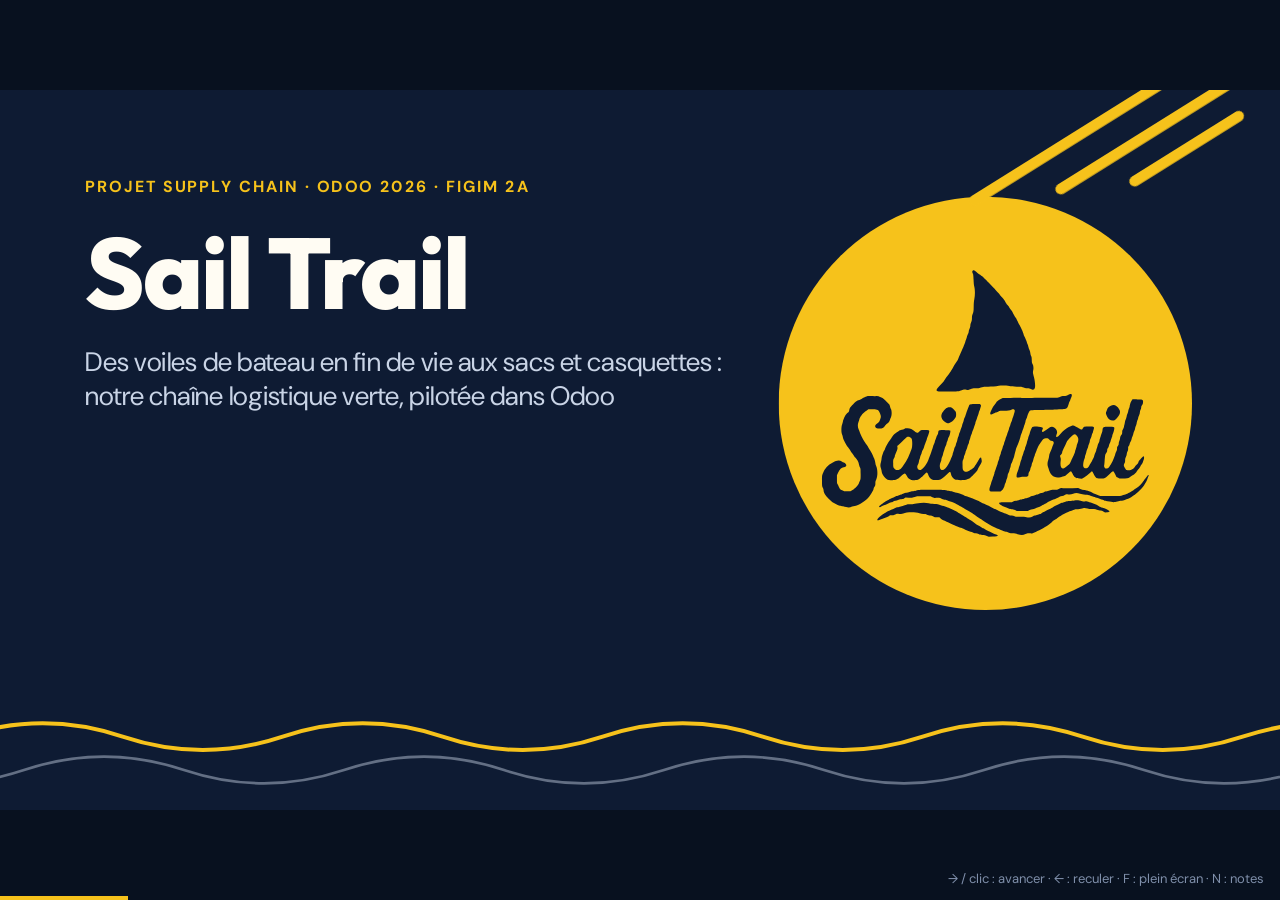
<file: index.html>
<!doctype html>
<html lang="fr">
<head>
<meta charset="utf-8">
<meta name="viewport" content="width=device-width, initial-scale=1">
<title>Sail Trail — Supply chain Odoo</title>
<link rel="icon" href="assets/logo_navy.svg">
<link rel="preconnect" href="https://fonts.googleapis.com">
<link rel="stylesheet" href="https://fonts.googleapis.com/css2?family=Outfit:wght@600;700;800&family=DM+Sans:wght@400;600;700&display=swap">
<style>
/* Sail Trail — thème jaune et bleu marine, animations motion design */
:root {
  --navy: #0E1B33;
  --navy-2: #1C3358;
  --cream: #FFFCF3;
  --sand: #FFF2C6;
  --yellow: #F6C21B;
  --yellow-dk: #7A5800;
  --yellow-lt: #FFD84D;
  --blue: #2F5D8C;
  --ink: #24324A;
  --mist: #C9D4E6;
  --line: #E8DCAE;
  --ease: cubic-bezier(.16, 1, .3, 1);
}

body { font-family: 'DM Sans', Arial, sans-serif; color: var(--ink); }

section {
  --base: 150ms;
  counter-increment: page;
  box-sizing: border-box;
  padding: 128px 128px 160px;
  background: var(--cream);
  color: var(--ink);
  display: flex;
  flex-direction: column;
}
section.sand { background: var(--sand); }
section.dark { background: var(--navy); color: var(--mist); }
section.accent { background: var(--yellow); color: var(--navy); }

section::after {
  content: counter(page);
  position: absolute;
  bottom: 64px;
  right: 128px;
  font-size: 24px;
  font-weight: 700;
  color: var(--navy);
}
section.dark::after { color: var(--yellow); }
section.cover::after { content: none; }

/* Logo en bas à gauche des diapos de contenu */
.corner-logo { position: absolute; left: 128px; bottom: 44px; width: 77px; height: 64px; object-fit: contain; animation: fade 900ms var(--ease) both; animation-delay: 600ms; }

h1, h2, h3 { font-family: 'Outfit', Arial, sans-serif; font-weight: 800; color: var(--navy); letter-spacing: -0.5px; }
section.dark h1, section.dark h2, section.dark h3 { color: var(--cream); }
h1 { font-size: 150px; line-height: 1.05; letter-spacing: -3px; }
h2 { font-size: 64px; line-height: 1.08; }
h3 { font-size: 40px; line-height: 1.15; font-weight: 700; }
p { font-size: 30px; line-height: 1.4; }

.eyebrow { font-size: 24px; font-weight: 700; letter-spacing: 3px; text-transform: uppercase; color: var(--yellow-dk); }
section.dark .eyebrow { color: var(--yellow); }
section.accent .eyebrow { color: var(--navy); }

/* En-tête commun : sur-titre, titre, trait jaune ; intervenant à droite */
.head { display: flex; justify-content: space-between; align-items: flex-start; gap: 48px; margin-bottom: 48px; }
.head .titles { display: flex; flex-direction: column; gap: 12px; }
.head .eyebrow { animation: from-left 800ms var(--ease) both; animation-delay: var(--base); }
.head h2 { animation: rise 900ms var(--ease) both; animation-delay: calc(var(--base) + 100ms); }
.rule { width: 120px; height: 10px; border-radius: 5px; background: var(--yellow); animation: grow 800ms var(--ease) both; animation-delay: calc(var(--base) + 350ms); }
section.accent .rule { background: var(--navy); }
.speaker { font-size: 24px; font-weight: 700; background: var(--navy); color: var(--yellow); padding: 8px 24px; border-radius: 40px; white-space: nowrap; animation: pop 700ms var(--ease) both; animation-delay: calc(var(--base) + 250ms); }
section.dark .speaker { background: var(--yellow); color: var(--navy); }

.spacer { flex: 1; }
.small { font-size: 24px; line-height: 1.4; }
.muted { color: #56627A; }
.strong { font-weight: 700; color: var(--navy); }

/* Cartes */
.card { background: #FFFEFA; border: 2px solid var(--line); border-radius: 20px; padding: 32px; box-sizing: border-box; display: flex; flex-direction: column; gap: 12px; box-shadow: 0 10px 30px rgba(14, 27, 51, .07); }
section.sand .card { background: var(--cream); }
.card .num { font-family: 'Outfit', Arial, sans-serif; font-weight: 800; font-size: 48px; line-height: 1; width: 84px; height: 84px; box-sizing: border-box; border-radius: 42px; display: flex; align-items: center; justify-content: center; background: var(--yellow); color: var(--navy); }
.card .txt { font-size: 24px; line-height: 1.4; color: var(--ink); }
.pill { font-size: 24px; font-weight: 600; padding: 6px 18px; border-radius: 30px; background: var(--navy); color: var(--cream); white-space: nowrap; }
.pill.light { background: var(--sand); color: var(--navy); }
.pill.yellow { background: var(--yellow); color: var(--navy); }
.pill.outline { background: transparent; color: var(--navy); border: 2px dashed var(--navy); }

/* Bandeau de conclusion en bas de diapo */
.band { background: var(--navy); color: var(--cream); border-radius: 16px; padding: 24px 32px; font-size: 30px; line-height: 1.35; border-left: 14px solid var(--yellow); }
.band b { color: var(--yellow); }

table { font-size: 26px; color: var(--ink); width: 100%; }

/* Motion design : vocabulaire d'animations (opacité, transform, flou) */
@keyframes rise { from { opacity: 0; transform: translateY(44px); filter: blur(10px); } to { opacity: 1; transform: none; filter: blur(0); } }
@keyframes slide { from { opacity: 0; transform: translateX(-60px); filter: blur(8px); } to { opacity: 1; transform: none; filter: blur(0); } }
@keyframes from-left { from { opacity: 0; transform: translateX(-40px); } to { opacity: 1; transform: none; } }
@keyframes fade { from { opacity: 0; } to { opacity: 1; } }
@keyframes grow { from { opacity: 0; transform: translateX(-60px) scaleX(0); } to { opacity: 1; transform: none; } }
@keyframes pop { from { opacity: 0; transform: scale(.6); } to { opacity: 1; transform: none; } }
@keyframes zoom { from { opacity: 0; transform: rotate(-25deg) scale(.2); } to { opacity: 1; transform: none; } }
@keyframes drop { from { opacity: 0; transform: translateY(-160px) rotate(-10deg); } to { opacity: 1; transform: none; } }
@keyframes bob { from { transform: translateY(0) rotate(0deg); } to { transform: translateY(-14px) rotate(-2deg); } }
@keyframes stripe { from { opacity: 0; transform: translateX(600px) rotate(-32deg); } to { opacity: 1; transform: rotate(-32deg); } }
@keyframes bar { from { opacity: 0; transform: translateX(-620px) scaleX(0); } to { opacity: 1; transform: none; } }
@property --n { syntax: '<integer>'; inherits: false; initial-value: 0 }
@keyframes count { from { --n: 0 } }

.rise { animation: rise 900ms var(--ease) both; animation-delay: calc(var(--base) + var(--i, 0) * 120ms); }
.slide-in { animation: slide 900ms var(--ease) both; animation-delay: calc(var(--base) + var(--i, 0) * 160ms); }

/* Marges qui comptent jusqu'à leur valeur */
.marge { display: flex; gap: 12px; align-items: baseline; }
.n { animation: count 1.6s ease-out both; animation-delay: 700ms; }

/* Apparition au clic de l'orateur */
.fragment { opacity: 0; transform: translateY(34px) scale(.96); filter: blur(8px); transition: opacity 600ms var(--ease), transform 700ms var(--ease), filter 600ms var(--ease); }
.fragment.visible { opacity: 1; transform: none; filter: blur(0); }

/* Couverture et fin */
.cover-text { width: 980px; display: flex; flex-direction: column; gap: 32px; flex: 1; }
.cover .lead { font-size: 40px; line-height: 1.25; color: var(--mist); }
.cover .team { font-size: 30px; font-weight: 700; color: var(--yellow); }
.cover h1.big { font-size: 150px; }
.sun-wrap { position: absolute; left: 1168px; top: 160px; width: 620px; height: 620px; animation: zoom 1100ms var(--ease) both; animation-delay: 100ms; }
.sun { width: 620px; height: 620px; }
.logo-big { position: absolute; left: 1228px; top: 262px; width: 500px; height: 416px; object-fit: contain; animation: drop 1200ms var(--ease) both, bob 3s ease-in-out 1500ms infinite alternate; animation-delay: 500ms, 1700ms; }
.stripe { position: absolute; height: 16px; border-radius: 8px; background: var(--yellow); transform: rotate(-32deg); animation: stripe 1000ms var(--ease) both; }
.stripe.s1 { left: 1420px; top: 40px; width: 460px; animation-delay: 250ms; }
.stripe.s2 { left: 1560px; top: 60px; width: 320px; animation-delay: 360ms; }
.stripe.s3 { left: 1680px; top: 80px; width: 200px; animation-delay: 470ms; }
.waves { position: absolute; left: 0; top: 900px; width: 1920px; height: 180px; animation: fade 1500ms ease both; animation-delay: 800ms; }

/* Flux logistique */
.flow { display: flex; align-items: stretch; gap: 8px; }
.flow .step { display: flex; align-items: stretch; gap: 8px; }
.flow .node { width: 336px; box-sizing: border-box; border-radius: 20px; padding: 28px; display: flex; flex-direction: column; gap: 10px; background: #FFFEFA; border: 2px solid var(--line); box-shadow: 0 10px 30px rgba(14, 27, 51, .07); }
.flow .node.us { background: var(--navy); border-color: var(--navy); }
.flow .node.us h3 { color: var(--cream); }
.flow .node.us .txt { color: var(--mist); }
.flow .node .tag { font-size: 24px; font-weight: 700; color: var(--yellow-dk); }
.flow .node.us .tag { color: var(--yellow); }
.flow .node .txt { font-size: 24px; line-height: 1.35; color: var(--ink); }
.flow .arrow { width: 88px; display: flex; align-items: center; justify-content: center; }
.flow x-shape { width: 72px; height: 36px; background: var(--yellow); }
.flow .step.fragment { transform: translateX(-60px); }
.flow .step.fragment.visible { transform: none; }

/* Barres de coûts : chaque barre se déploie depuis la gauche */
.bars { display: flex; flex-direction: column; gap: 56px; }
.bar-row { display: flex; flex-direction: column; gap: 14px; }
.bar-label { display: flex; justify-content: space-between; align-items: baseline; width: 1240px; }
.bar { display: flex; height: 72px; border-radius: 12px; overflow: hidden; animation: bar 1300ms var(--ease) both; animation-delay: calc(var(--base) + 300ms + var(--i, 0) * 160ms); }
.seg { flex: none; height: 72px; display: flex; align-items: center; justify-content: center; font-size: 24px; font-weight: 700; color: var(--cream); }
.seg.mat { background: var(--blue); }
.seg.cou { background: var(--navy-2); }
.seg.box { background: #A08C55; }
.seg.fin { background: #5C6B78; }
.seg.mar { background: var(--yellow); color: var(--navy); }
.legend { display: flex; gap: 36px; flex-wrap: wrap; }
.legend .item { display: flex; align-items: center; gap: 12px; font-size: 24px; }
.legend .dot { width: 24px; height: 24px; border-radius: 6px; }


html, body { margin: 0; height: 100%; background: #08111F; overflow: hidden; }
#stage { position: absolute; left: 50%; top: 50%; width: 1920px; height: 1080px; transform-origin: 0 0; overflow: hidden; background: #0E1B33; }
#stage > section { position: absolute; inset: 0; width: 1920px; height: 1080px; display: none; overflow: hidden; }
#stage > section.active { display: flex; }
#stage > section.enter { animation: deck-push 700ms cubic-bezier(.16, 1, .3, 1) both; }
#stage > section.enter-back { animation: deck-push-back 700ms cubic-bezier(.16, 1, .3, 1) both; }
@keyframes deck-push { from { transform: translateX(14%); opacity: 0; } to { transform: none; opacity: 1; } }
@keyframes deck-push-back { from { transform: translateX(-14%); opacity: 0; } to { transform: none; opacity: 1; } }
section::after { content: attr(data-n) !important; }
section.cover::after { content: none !important; }
aside { display: none; }
p, h1, h2, h3 { margin: 0; }
th, td { text-align: left; padding: 10px 12px; vertical-align: top; }
th { color: var(--navy); border-bottom: 3px solid var(--yellow); }
td { border-bottom: 1px solid var(--line); }
x-shape { display: inline-block; }
x-shape[kind="arrow-right"] { clip-path: polygon(0 32%, 62% 32%, 62% 0, 100% 50%, 62% 100%, 62% 68%, 0 68%); }
#notes { position: fixed; left: 0; right: 0; bottom: 0; max-height: 40vh; overflow: auto; background: rgba(8, 17, 31, .94); color: #FFFCF3; font: 18px/1.5 'DM Sans', Arial, sans-serif; padding: 18px 28px; display: none; z-index: 10; }
#notes.on { display: block; }
#hint { position: fixed; right: 16px; bottom: 12px; font: 13px/1.4 'DM Sans', Arial, sans-serif; color: #7F8FAA; z-index: 9; transition: opacity .6s; }
#prog { position: fixed; left: 0; bottom: 0; height: 4px; background: #F6C21B; z-index: 9; transition: width .4s; }
@media (prefers-reduced-motion: reduce) { #stage > section.enter, #stage > section.enter-back { animation: none; } }

</style>
</head>
<body>
<div id="stage">
<section data-n="1" id="cover" class="dark cover" data-transition="push">
<div class="sun-wrap"><svg class="sun" width="620" height="620" viewBox="0 0 620 620" xmlns="http://www.w3.org/2000/svg"><circle cx="310" cy="310" r="310" fill="#F6C21B"/></svg></div>
<div class="stripe s1"></div>
<div class="stripe s2"></div>
<div class="stripe s3"></div>
<img class="logo-big" src="assets/logo_navy.svg" alt="Logo Sail Trail : une voile au-dessus des vagues">
<svg class="waves" width="1920" height="180" viewBox="0 0 1920 180" xmlns="http://www.w3.org/2000/svg">
<g><path d="M0 70 Q120 30 240 70 T480 70 T720 70 T960 70 T1200 70 T1440 70 T1680 70 T1920 70 T2160 70 T2400 70" fill="none" stroke="#F6C21B" stroke-width="6" stroke-linecap="round"/><animateTransform attributeName="transform" type="translate" from="0 0" to="-480 0" dur="9s" repeatCount="indefinite"/></g>
<g><path d="M-480 120 Q-360 80 -240 120 T0 120 T240 120 T480 120 T720 120 T960 120 T1200 120 T1440 120 T1680 120 T1920 120" fill="none" stroke="#C9D4E6" stroke-width="4" stroke-linecap="round" opacity="0.45"/><animateTransform attributeName="transform" type="translate" from="0 0" to="480 0" dur="14s" repeatCount="indefinite"/></g>
</svg>
<div class="cover-text">
<p class="eyebrow rise" style="--i:0">Projet Supply Chain · Odoo 2026 · FIGIM 2A</p>
<h1 class="rise big" style="--i:1">Sail Trail</h1>
<p class="lead rise" style="--i:3">Des voiles de bateau en fin de vie aux sacs et casquettes : notre chaîne logistique verte, pilotée dans Odoo</p>
<div class="spacer"></div>
</div>
<aside>Pierre-Ferric (30 s, 0:00–0:30). Répartition : Oscar 0:30–2:30, Youenn 2:30–4:30, Malouan 4:30–6:30, Loric 6:30–8:30, Pierre-Ferric 8:30–10:00. Bonjour, nous sommes Sail Trail. Nous fabriquons des sacs et des casquettes à partir de voiles de bateau usagées, et nous avons construit toute notre chaîne logistique dans Odoo : achats, sous-traitance, fabrication, vente et comptabilité.</aside>
</section>
<section data-n="2" id="produits" data-transition="push">
<div class="head">
<div class="titles">
<p class="eyebrow">L’entreprise</p>
<h2>Des voiles usées, deux produits</h2>
<div class="rule"></div>
</div>
</div>
<div style="display:flex; gap:48px; flex:1;">
<div class="card rise" style="--i:1; flex:1; flex-direction:row; gap:36px; border-top:12px solid var(--yellow);">
<div style="width:300px; flex:none; background:#FFFFFF; border-radius:16px; display:flex; align-items:center; justify-content:center; overflow:hidden;"><img src="assets/nomade.jpg" alt="Sac à dos Le Nomade en voile recyclée crème et orange, logo Sail Trail" style="width:300px; height:450px; object-fit:contain; animation: pop 900ms var(--ease) both; animation-delay:450ms;"></div>
<div style="flex:1; display:flex; flex-direction:column; gap:20px;">
<p class="eyebrow">Sac</p>
<h3 style="font-size:64px;">Le Nomade</h3>
<p class="txt" style="font-size:28px;">Voile Dacron recyclée, toile de lin, zip recyclé.</p>
<div class="spacer"></div>
<div><p class="small muted">Prix HT</p><p style="font-size:48px; font-weight:700; color:var(--navy);">155 €</p></div>
<div><p class="small muted">Coût</p><p style="font-size:40px; font-weight:700; color:var(--navy);">60,50 €</p></div>
</div>
</div>
<div class="card rise" style="--i:2; flex:1; flex-direction:row; gap:36px; border-top:12px solid var(--blue);">
<div style="width:300px; flex:none; background:#FFFFFF; border-radius:16px; display:flex; align-items:center; justify-content:center; overflow:hidden;"><img src="assets/sailor.jpg" alt="Casquette Sailor en voile recyclée beige et grise, logo Sail Trail" style="width:300px; height:450px; object-fit:contain; animation: pop 900ms var(--ease) both; animation-delay:600ms;"></div>
<div style="flex:1; display:flex; flex-direction:column; gap:20px;">
<p class="eyebrow">Casquette</p>
<h3 style="font-size:64px;">Sailor</h3>
<p class="txt" style="font-size:28px;">Voile recyclée, visière et bouton.</p>
<div class="spacer"></div>
<div><p class="small muted">Prix HT</p><p style="font-size:48px; font-weight:700; color:var(--navy);">41,67 €</p></div>
<div><p class="small muted">Coût</p><p style="font-size:40px; font-weight:700; color:var(--navy);">28,50 €</p></div>
</div>
</div>
</div>
<img class="corner-logo" src="assets/logo_navy.svg" alt="Logo Sail Trail">
<aside>Oscar (1 min, 0:30–1:30). Sail Trail transforme des voiles de bateau en fin de vie en accessoires. Deux produits : le sac Le Nomade, notre produit phare, et la casquette Sailor, notre produit d’appel. Nous ne cousons pas nous-mêmes : un atelier sous-traitant assemble, nous faisons la finition.</aside>
</section>
<section data-n="3" id="vert" class="sand" data-transition="push">
<div class="head">
<div class="titles">
<p class="eyebrow">Une supply chain verte</p>
<h2>Trois choix pour limiter notre impact</h2>
<div class="rule"></div>
</div>
</div>
<div style="display:grid; grid-template-columns:1fr 1fr 1fr; gap:40px; flex:1;">
<div class="card rise" style="--i:1; gap:20px;"><p class="num">1</p><h3>Matière récupérée</h3><p class="txt" style="font-size:30px;">Voiles collectées sur d’anciens bateaux par deux fournisseurs, Atlantic Sail Recovery et BreizhVoile : de la logistique inverse en amont.</p></div>
<div class="card rise" style="--i:2; gap:20px;"><p class="num">2</p><h3>Livraison directe</h3><p class="txt" style="font-size:30px;">Les matières vont droit à l’atelier, sans détour par notre entrepôt.</p></div>
<div class="card rise" style="--i:3; gap:20px;"><p class="num">3</p><h3>Local et éco-conçu</h3><p class="txt" style="font-size:30px;">Fournisseurs en France, boîte d’expédition éco-conçue.</p></div>
</div>
<img class="corner-logo" src="assets/logo_navy.svg" alt="Logo Sail Trail">
<aside>Oscar (1 min, 1:30–2:30). Notre chaîne est verte dès l’approvisionnement : la matière première vient de voiles récupérées sur d’anciens bateaux par deux fournisseurs, Atlantic Sail Recovery et BreizhVoile, c’est de la logistique inverse. Les matières sont livrées directement à l’atelier, donc moins de transport. Et nos fournisseurs sont en France. Transition vers Youenn.</aside>
</section>
<section data-n="4" id="flux" data-transition="push">
<div class="head">
<div class="titles">
<p class="eyebrow">La chaîne logistique</p>
<h2>De la voile au client, en quatre étapes</h2>
<div class="rule"></div>
</div>
</div>
<div style="display:flex; gap:24px; align-items:stretch;">
<div class="card rise" style="--i:1; width:1000px; flex:none; gap:12px; padding:24px 32px; border-top:12px solid var(--yellow);">
<div style="display:flex; align-items:baseline; gap:18px;"><p class="eyebrow">1 · Achats</p><h3 style="font-size:36px;">7 fournisseurs, commandés en parallèle</h3></div>
<div style="display:flex; gap:36px; align-items:center;">
<div style="flex:none; animation: zoom 1100ms var(--ease) both; animation-delay:400ms;"><svg width="300" height="300" viewBox="0 0 300 300" xmlns="http://www.w3.org/2000/svg"><circle cx="150" cy="150" r="110" fill="none" stroke="#0E1B33" stroke-width="56" stroke-dasharray="173.81 517.34" stroke-dashoffset="0.00" transform="rotate(-90 150 150)"/><circle cx="150" cy="150" r="110" fill="none" stroke="#2F5D8C" stroke-width="56" stroke-dasharray="173.81 517.34" stroke-dashoffset="-176.81" transform="rotate(-90 150 150)"/><circle cx="150" cy="150" r="110" fill="none" stroke="#F6C21B" stroke-width="56" stroke-dasharray="77.37 613.78" stroke-dashoffset="-353.61" transform="rotate(-90 150 150)"/><circle cx="150" cy="150" r="110" fill="none" stroke="#A08C55" stroke-width="56" stroke-dasharray="77.37 613.78" stroke-dashoffset="-433.98" transform="rotate(-90 150 150)"/><circle cx="150" cy="150" r="110" fill="none" stroke="#5C6B78" stroke-width="56" stroke-dasharray="69.33 621.82" stroke-dashoffset="-514.34" transform="rotate(-90 150 150)"/><circle cx="150" cy="150" r="110" fill="none" stroke="#C99A00" stroke-width="56" stroke-dasharray="61.29 629.86" stroke-dashoffset="-586.67" transform="rotate(-90 150 150)"/><circle cx="150" cy="150" r="110" fill="none" stroke="#8FA3C4" stroke-width="56" stroke-dasharray="37.18 653.97" stroke-dashoffset="-650.97" transform="rotate(-90 150 150)"/><text x="150" y="140" text-anchor="middle" font-family="Outfit, Arial, sans-serif" font-weight="800" font-size="52" fill="#0E1B33">43 €</text><text x="150" y="170" text-anchor="middle" font-family="DM Sans, Arial, sans-serif" font-size="17" fill="#56627A">1 sac</text><text x="150" y="192" text-anchor="middle" font-family="DM Sans, Arial, sans-serif" font-size="17" fill="#56627A">+ 1 casquette</text></svg></div>
<div style="flex:1; min-width:0; display:flex; flex-direction:column; gap:4px;"><div class="rise" style="--i:2; display:flex; align-items:center; gap:14px;"><div style="width:22px; height:22px; flex:none; border-radius:6px; background:#0E1B33;"></div><div style="flex:1; min-width:0;"><p style="font-size:24px; line-height:1.15; font-weight:700; color:var(--navy);">Les Tissages de la Côte d’Albâtre</p><p style="font-size:19px; line-height:1.2; color:#56627A;">Toile de lin 8,50 € · sangles 2,50 €</p></div><p style="font-size:26px; font-weight:700; color:var(--navy); white-space:nowrap;">11 €</p></div><div class="rise" style="--i:3; display:flex; align-items:center; gap:14px;"><div style="width:22px; height:22px; flex:none; border-radius:6px; background:#2F5D8C;"></div><div style="flex:1; min-width:0;"><p style="font-size:24px; line-height:1.15; font-weight:700; color:var(--navy);">Hardware Durable</p><p style="font-size:19px; line-height:1.2; color:#56627A;">Boucles 5 € · visière 5 € · bouton 1 €</p></div><p style="font-size:26px; font-weight:700; color:var(--navy); white-space:nowrap;">11 €</p></div><div class="rise" style="--i:4; display:flex; align-items:center; gap:14px;"><div style="width:22px; height:22px; flex:none; border-radius:6px; background:#F6C21B;"></div><div style="flex:1; min-width:0;"><p style="font-size:24px; line-height:1.15; font-weight:700; color:var(--navy);">Atlantic Sail Recovery</p><p style="font-size:19px; line-height:1.2; color:#56627A;">Voile de casquette</p></div><p style="font-size:26px; font-weight:700; color:var(--navy); white-space:nowrap;">5 €</p></div><div class="rise" style="--i:5; display:flex; align-items:center; gap:14px;"><div style="width:22px; height:22px; flex:none; border-radius:6px; background:#A08C55;"></div><div style="flex:1; min-width:0;"><p style="font-size:24px; line-height:1.15; font-weight:700; color:var(--navy);">Cartonnages Verts</p><p style="font-size:19px; line-height:1.2; color:#56627A;">Boîte éco-conçue ×2</p></div><p style="font-size:26px; font-weight:700; color:var(--navy); white-space:nowrap;">5 €</p></div><div class="rise" style="--i:6; display:flex; align-items:center; gap:14px;"><div style="width:22px; height:22px; flex:none; border-radius:6px; background:#5C6B78;"></div><div style="flex:1; min-width:0;"><p style="font-size:24px; line-height:1.15; font-weight:700; color:var(--navy);">Éco-Feutre du Midi</p><p style="font-size:19px; line-height:1.2; color:#56627A;">Rembourrage feutre</p></div><p style="font-size:26px; font-weight:700; color:var(--navy); white-space:nowrap;">4,50 €</p></div><div class="rise" style="--i:7; display:flex; align-items:center; gap:14px;"><div style="width:22px; height:22px; flex:none; border-radius:6px; background:#C99A00;"></div><div style="flex:1; min-width:0;"><p style="font-size:24px; line-height:1.15; font-weight:700; color:var(--navy);">BreizhVoile</p><p style="font-size:19px; line-height:1.2; color:#56627A;">Voile Dacron du sac</p></div><p style="font-size:26px; font-weight:700; color:var(--navy); white-space:nowrap;">4 €</p></div><div class="rise" style="--i:8; display:flex; align-items:center; gap:14px;"><div style="width:22px; height:22px; flex:none; border-radius:6px; background:#8FA3C4;"></div><div style="flex:1; min-width:0;"><p style="font-size:24px; line-height:1.15; font-weight:700; color:var(--navy);">EcoZip France</p><p style="font-size:19px; line-height:1.2; color:#56627A;">Fermeture éclair</p></div><p style="font-size:26px; font-weight:700; color:var(--navy); white-space:nowrap;">2,50 €</p></div></div>
</div>
</div>
<div style="width:64px; flex:none; display:flex; align-items:center; justify-content:center;"><x-shape kind="arrow-right" style="width:56px; height:32px; background:var(--yellow);"></x-shape></div>
<div style="flex:1; min-width:0; display:flex; flex-direction:column; gap:16px; justify-content:space-between;">
<div class="card fragment" data-fragment-index="1" style="padding:22px 26px; gap:6px; flex-direction:row; align-items:center; "><div style="flex:1; display:flex; flex-direction:column; gap:6px;"><p class="eyebrow" style="font-size:20px;">2 · Sous-traitance</p><h3 style="font-size:34px;">Atelier Couture Voile</h3><p class="txt" style="font-size:22px;">Reçoit les matières et coud le produit brut.</p></div></div>
<div class="card fragment" data-fragment-index="2" style="padding:22px 26px; gap:6px; flex-direction:row; align-items:center; background:var(--navy); border-color:var(--navy);"><div style="flex:1; display:flex; flex-direction:column; gap:6px;"><p class="eyebrow" style="font-size:20px;color:var(--yellow);">3 · Chez nous</p><h3 style="font-size:34px;color:var(--cream);">Sail Trail</h3><p class="txt" style="font-size:22px;color:var(--mist);">Logo et mise en carton : 6 min.</p></div></div>
<div class="card fragment" data-fragment-index="3" style="padding:22px 26px; gap:6px; flex-direction:row; align-items:center; "><div style="flex:1; display:flex; flex-direction:column; gap:6px;"><p class="eyebrow" style="font-size:20px;">4 · Vente</p><h3 style="font-size:34px;">Clients</h3><p class="txt" style="font-size:22px;">Site eCommerce ou devis.</p></div><img src="assets/site_nomade.png" alt="Page produit Le Nomade sur notre site : 186 € TTC, 18 coloris, composition détaillée" style="width:216px; height:142px; flex:none; object-fit:cover; border-radius:10px; border:2px solid var(--line);"></div>
</div>
</div>
<div class="spacer"></div>
<p class="band fragment" data-fragment-index="4" style="padding:18px 32px; margin-top:24px;">Les matières de couture <b>n’entrent jamais dans notre entrepôt</b> : un seul trajet, du fournisseur à l’atelier.</p>
<img class="corner-logo" src="assets/logo_navy.svg" alt="Logo Sail Trail">
<aside>Youenn (2 min, 2:30–4:30). Étape 1, les achats : sept fournisseurs, tous en France. Le camembert montre ce qu’on leur achète pour un sac et une casquette, 43 € au total. Les Tissages de la Côte d’Albâtre fournissent la toile de lin et les sangles, 11 €. Hardware Durable les boucles, la visière et le bouton, 11 €. Deux fournisseurs récupèrent des voiles sur d’anciens bateaux : Atlantic Sail Recovery pour la casquette, BreizhVoile pour le sac. Éco-Feutre du Midi fournit le rembourrage, EcoZip France la fermeture éclair, et Cartonnages Verts la boîte. Toutes ces commandes partent en même temps : pour un seul Nomade, Odoo envoie cinq demandes de prix d’un coup. Clic, étape 2 : tout est livré directement chez notre sous-traitant, Atelier Couture Voile, qui coud le produit brut. Clic, étape 3 : le brut arrive chez nous ; on imprime le logo et on met en carton, 6 minutes. Clic, étape 4 : on vend sur notre site eCommerce ou sur devis, puis livraison, facture, paiement. Dernier clic : le point clé, les matières de couture ne passent jamais par chez nous ; seules les boîtes arrivent chez nous pour la mise en carton. Transition vers Malouan.</aside>
</section>
<section data-n="5" id="bom" data-transition="push">
<div class="head">
<div class="titles">
<p class="eyebrow">Méthode de gestion · production</p>
<h2>Du brut au produit fini, piloté par Odoo</h2>
<div class="rule"></div>
</div>
<div style="flex:none; margin-top:-100px; display:flex; flex-direction:column; align-items:center; gap:10px; animation: pop 700ms var(--ease) both; animation-delay: calc(var(--base) + 250ms);"><div style="position:relative; width:180px; height:180px; box-sizing:border-box; border-radius:90px; overflow:hidden; border:6px solid var(--yellow); background:#D8C3A8; box-shadow:0 10px 30px rgba(14, 27, 51, .15);"><img src="assets/jordan.jpg" alt="Photo de profil de Jordan Etienne" style="position:absolute; left:14px; top:-12px; width:140px; height:214px; object-fit:cover;"></div><p style="font-size:24px; line-height:1.2; font-weight:700; color:var(--navy); white-space:nowrap;">Jordan Etienne</p></div>
</div>
<div style="display:flex; align-items:stretch;">
<div class="card rise" style="--i:1; width:370px; flex:none; gap:12px; padding:26px 28px; "><div style="display:flex; justify-content:space-between; align-items:center;"><p class="num" style="width:64px; height:64px; font-size:36px; border-radius:32px;">1</p><p class="pill light" style="font-size:20px;">Inventaire</p></div><h3 style="font-size:34px; ">Réception du brut</h3><p class="txt" style="font-size:22px; ">Le sac brut cousu par l’atelier&#160;: 27&#160;€ de matières + 28&#160;€ de couture.</p><div class="spacer"></div><p style="font-family:'Outfit', Arial, sans-serif; font-weight:800; font-size:44px; line-height:1; color:var(--navy);">55 €</p></div>
<div style="width:56px; flex:none; display:flex; align-items:center; justify-content:center;"><x-shape kind="arrow-right" style="width:44px; height:28px; background:var(--yellow);"></x-shape></div>
<div class="card fragment" data-fragment-index="1" style="width:370px; flex:none; gap:12px; padding:26px 28px; "><div style="display:flex; justify-content:space-between; align-items:center;"><p class="num" style="width:64px; height:64px; font-size:36px; border-radius:32px;">2</p><p class="pill light" style="font-size:20px;">Qualité</p></div><h3 style="font-size:34px; ">Contrôle qualité</h3><p class="txt" style="font-size:22px; ">Dimensions et étanchéité&#160;: conforme ou non conforme.</p><div class="spacer"></div><p style="font-family:'Outfit', Arial, sans-serif; font-weight:800; font-size:44px; line-height:1; color:var(--navy);">Pass / Fail</p></div>
<div style="width:56px; flex:none; display:flex; align-items:center; justify-content:center;"><x-shape kind="arrow-right" style="width:44px; height:28px; background:var(--yellow);"></x-shape></div>
<div class="card fragment" data-fragment-index="2" style="width:370px; flex:none; gap:12px; padding:26px 28px; "><div style="display:flex; justify-content:space-between; align-items:center;"><p class="num" style="width:64px; height:64px; font-size:36px; border-radius:32px;">3</p><p class="pill light" style="font-size:20px;">Fabrication</p></div><h3 style="font-size:34px; ">Ordre de fabrication</h3><p class="txt" style="font-size:22px; ">Brut + boîte (2,50&#160;€) + logo 2&#160;min + carton 4&#160;min (3&#160;€).</p><div class="spacer"></div><p style="font-family:'Outfit', Arial, sans-serif; font-weight:800; font-size:44px; line-height:1; color:var(--navy);">+ 5,50 €</p></div>
<div style="width:56px; flex:none; display:flex; align-items:center; justify-content:center;"><x-shape kind="arrow-right" style="width:44px; height:28px; background:var(--yellow);"></x-shape></div>
<div class="card fragment" data-fragment-index="3" style="width:370px; flex:none; gap:12px; padding:26px 28px; background:var(--navy); border-color:var(--navy);"><div style="display:flex; justify-content:space-between; align-items:center;"><p class="num" style="width:64px; height:64px; font-size:36px; border-radius:32px;">4</p><p class="pill yellow" style="font-size:20px;">Inventaire</p></div><h3 style="font-size:34px; color:var(--cream);">Variante commandée</h3><p class="txt" style="font-size:22px; color:var(--mist);">Prête à livrer, coût de revient calculé seul par Odoo.</p><div class="spacer"></div><p style="font-family:'Outfit', Arial, sans-serif; font-weight:800; font-size:44px; line-height:1; color:var(--yellow);">60,50 €</p></div>
</div>
<div class="spacer"></div>
<div class="band fragment" data-fragment-index="4" style="display:flex; flex-direction:column; gap:10px; padding:22px 32px;">
<p style="font-size:30px; line-height:1.3; color:var(--cream);"><b>Fabrication à la commande</b> : on ne fabrique une variante que lorsqu’un client la commande.</p>
<p style="font-size:26px; line-height:1.3; color:var(--mist);">Commande client → <b>ordre de fabrication</b> de la couleur choisie · Brut sous 5 → <b>achat à l’atelier</b> pour remonter à 15</p>
</div>
<img class="corner-logo" src="assets/logo_navy.svg" alt="Logo Sail Trail">
<aside>Malouan (1 min, 4:30–5:30). Voici comment Odoo fait tourner la production. Étape 1 : on réceptionne le brut cousu par l’atelier ; il nous coûte 55 €, 27 € de matières et 28 € de couture. Clic, étape 2 : le contrôle qualité, avec deux tests, les dimensions et l’étanchéité ; un produit non conforme ne part pas en finition. Clic, étape 3 : l’ordre de fabrication consomme le brut et une boîte, puis on imprime le logo, 2 minutes, et on met en carton, 4 minutes. Clic, étape 4 : on obtient exactement la variante commandée, prête à livrer, et Odoo calcule seul son coût de revient, 60,50 € pour Le Nomade, 28,50 € pour Sailor, grâce aux deux niveaux de nomenclature. Dernier clic : on fabrique à la commande. Avec 18 coloris pour le sac, garder chaque couleur en stock coûterait cher ; on garde seulement du brut, et chaque commande client crée l’ordre de fabrication de la couleur choisie. Quand le stock de brut passe sous 5, il propose l’achat à l’atelier, et c’est ce qu’on voit sur la diapo suivante.</aside>
</section>
<section data-n="6" id="mrp" class="sand" data-transition="push">
<div class="head">
<div class="titles">
<p class="eyebrow">Méthode de gestion · calcul des besoins</p>
<h2>Une commande déclenche tous les achats</h2>
<div class="rule"></div>
</div>
</div>
<div style="display:flex; gap:24px; align-items:stretch;">
<div class="card rise" style="--i:1; width:440px; gap:16px; border-top:12px solid var(--yellow);">
<p class="eyebrow">Ce que nous faisons</p>
<h3>1 achat de brut</h3>
<p class="txt">Proposé par la règle min/max quand le stock passe sous 5 ; on le confirme.</p>
</div>
<div style="width:96px; display:flex; align-items:center; justify-content:center;"><x-shape kind="arrow-right" style="width:80px; height:40px; background:var(--yellow);"></x-shape></div>
<div style="flex:1; display:flex; flex-direction:column; gap:20px;">
<div class="card fragment" data-fragment-index="1" style="gap:8px; background:var(--navy); border-color:var(--navy);"><h3 style="font-size:36px; color:var(--cream);">L’ordre de sous-traitance</h3><p class="txt" style="color:var(--mist);">créé automatiquement</p></div>
<div class="card fragment" data-fragment-index="2" style="gap:8px;"><h3 style="font-size:36px;">5 demandes de prix fournisseurs</h3><p class="txt">créées automatiquement, livraison à l’atelier déjà remplie</p></div>
</div>
</div>
<div class="spacer"></div>
<p class="band fragment" data-fragment-index="3">C’est le <b>calcul des besoins (MRP)</b> du cours, fait par l’ERP.</p>
<img class="corner-logo" src="assets/logo_navy.svg" alt="Logo Sail Trail">
<aside>Malouan (1 min, 5:30–6:30). Notre point fort : quand le stock de brut passe sous 5, la règle min/max propose l’achat à l’atelier pour remonter à 15 ; on n’a qu’à confirmer. Clic : Odoo crée l’ordre de sous-traitance. Clic : il crée aussi une demande de prix chez chaque fournisseur de matières, livrée à l’atelier. Clic : c’est le calcul des besoins vu en cours. Transition vers Loric.</aside>
</section>
<section data-n="7" id="cycle" data-transition="push">
<div class="head">
<div class="titles">
<p class="eyebrow">Le cycle d’une commande</p>
<h2>Une commande traverse sept applications</h2>
<div class="rule"></div>
</div>
</div>
<div style="display:grid; grid-template-columns:1fr 1fr 1fr 1fr 1fr; gap:24px; flex:1;">
<div class="card fragment" style="gap:16px;"><p class="num">1</p><h3 style="font-size:36px;">Commande</h3><p class="txt">Site ou devis</p><div class="spacer"></div><div style="display:flex; flex-wrap:wrap; gap:8px;"><p class="pill">Ventes</p><p class="pill">eCommerce</p></div></div>
<div class="card fragment" style="gap:16px;"><p class="num">2</p><h3 style="font-size:36px;">Réception</h3><p class="txt">Brut acheté à l’atelier, contrôlé puis mis en stock</p><div class="spacer"></div><div style="display:flex; flex-wrap:wrap; gap:8px;"><p class="pill">Achats</p><p class="pill">Inventaire</p><p class="pill">Qualité</p></div></div>
<div class="card fragment" style="gap:16px;"><p class="num">3</p><h3 style="font-size:36px;">Fabrication</h3><p class="txt">Lancée par la commande, pour la variante choisie</p><div class="spacer"></div><div style="display:flex; flex-wrap:wrap; gap:8px;"><p class="pill">Fabrication</p></div></div>
<div class="card fragment" style="gap:16px;"><p class="num">4</p><h3 style="font-size:36px;">Livraison</h3><p class="txt">Et facture</p><div class="spacer"></div><div style="display:flex; flex-wrap:wrap; gap:8px;"><p class="pill">Inventaire</p><p class="pill">Comptabilité</p></div></div>
<div class="card fragment" style="gap:16px;"><p class="num">5</p><h3 style="font-size:36px;">Paiement</h3><p class="txt">Rapprochement bancaire automatique</p><div class="spacer"></div><div style="display:flex; flex-wrap:wrap; gap:8px;"><p class="pill">Comptabilité</p></div></div>
</div>
<img class="corner-logo" src="assets/logo_navy.svg" alt="Logo Sail Trail">
<aside>Loric (1 min, 6:30–7:30). Un clic par étape. La commande arrive par le site ou par devis. Le brut est acheté à l’atelier ; à la réception, l’application Qualité le contrôle, et seul ce qui passe le contrôle entre en stock. Ensuite la commande lance seule l’ordre de fabrication de la variante choisie : logo et mise en carton. Puis on livre et on facture. Enfin on encaisse, et une règle rapproche automatiquement le paiement avec la banque. Achats facturés à la réception, ventes facturées à la commande.</aside>
</section>
<section data-n="8" id="couts" data-transition="push">
<div class="head">
<div class="titles">
<p class="eyebrow">Nos coûts</p>
<h2>Où va le prix de vente</h2>
<div class="rule"></div>
</div>
</div>
<div class="bars">
<div class="bar-row slide-in" style="--i:1;">
<div class="bar-label"><p class="strong" style="font-size:40px;">Le Nomade · 155 € HT</p><div class="marge"><p class="strong" style="font-size:40px; color:var(--yellow-dk);">marge</p><p class="strong n" style="font-size:40px; color:var(--yellow-dk);">61 %</p></div></div>
<div class="bar" style="width:1240px;">
<div class="seg mat" style="width:216px;">27 €</div>
<div class="seg cou" style="width:224px;">28 €</div>
<div class="seg box" style="width:20px;"></div>
<div class="seg fin" style="width:24px;"></div>
<div class="seg mar" style="width:756px;">94,50 €</div>
</div>
</div>
<div class="bar-row slide-in" style="--i:3;">
<div class="bar-label"><p class="strong" style="font-size:40px;">Sailor · 41,67 € HT</p><div class="marge"><p class="strong" style="font-size:40px; color:var(--yellow-dk);">marge</p><p class="strong n" style="font-size:40px; color:var(--yellow-dk);">32 %</p></div></div>
<div class="bar" style="width:333px;">
<div class="seg mat" style="width:120px;">15 €</div>
<div class="seg cou" style="width:64px;">8 €</div>
<div class="seg box" style="width:20px;"></div>
<div class="seg fin" style="width:24px;"></div>
<div class="seg mar" style="width:105px;">13,17 €</div>
</div>
</div>
</div>
<div class="spacer"></div>
<div class="legend rise" style="--i:5;">
<div class="item"><div class="dot" style="background:var(--blue);"></div><p class="small">Matières</p></div>
<div class="item"><div class="dot" style="background:var(--navy-2);"></div><p class="small">Couture (atelier)</p></div>
<div class="item"><div class="dot" style="background:#A08C55;"></div><p class="small">Boîte : 2,50 €</p></div>
<div class="item"><div class="dot" style="background:#5C6B78;"></div><p class="small">Finition : 3 €</p></div>
<div class="item"><div class="dot" style="background:var(--yellow);"></div><p class="small">Marge</p></div>
</div>
<img class="corner-logo" src="assets/logo_navy.svg" alt="Logo Sail Trail">
<aside>Loric (1 min, 7:30–8:30). Sur un Nomade vendu 155 € HT, les matières coûtent 27 €, la couture 28 €, la boîte 2,50 € et la finition 3 € : il reste 94,50 € de marge, soit 61 %. La casquette Sailor est bien moins rentable : 13,17 € de marge, 32 %. C’est notre produit d’appel. Transition vers Pierre-Ferric.</aside>
</section>
<section data-n="9" id="bilan" data-transition="push">
<div class="head">
<div class="titles">
<p class="eyebrow">Bilan</p>
<h2>Une chaîne complète dans un seul ERP</h2>
<div class="rule"></div>
</div>
</div>
<div style="display:flex; gap:48px; align-items:flex-start;">
<div class="card rise" style="--i:1; flex:1; gap:24px;">
<h3>Ce qui tourne</h3>
<div style="display:flex; flex-wrap:wrap; gap:16px;">
<p class="pill" style="font-size:30px;">Ventes</p><p class="pill" style="font-size:30px;">Achats</p><p class="pill" style="font-size:30px;">Inventaire</p><p class="pill" style="font-size:30px;">Fabrication</p><p class="pill" style="font-size:30px;">Comptabilité</p><p class="pill" style="font-size:30px;">eCommerce</p><p class="pill" style="font-size:30px;">Qualité</p><p class="pill" style="font-size:30px;">Employés</p><p class="pill" style="font-size:30px;">Calendrier</p><p class="pill" style="font-size:30px;">Rendez-vous</p><p class="pill yellow" style="font-size:30px;">Réappro auto</p><p class="pill yellow" style="font-size:30px;">Rapprochement auto</p>
</div>
</div>
<div class="card rise" style="--i:2; flex:1; gap:20px; background:var(--navy); border-color:var(--navy);">
<h3 style="color:var(--cream);">La suite</h3>
<p class="txt" style="color:var(--mist); font-size:32px;"><b style="color:var(--yellow);">Pilotage :</b> tableau de bord des stocks et ventes</p>
<p class="txt" style="color:var(--mist); font-size:32px;"><b style="color:var(--yellow);">Fin de vie :</b> reprendre nos sacs</p>
</div>
</div>
<img class="corner-logo" src="assets/logo_navy.svg" alt="Logo Sail Trail">
<aside>Pierre-Ferric (1 min 30, 8:30–10:00). Dix applications Odoo font tourner l’entreprise : toute la chaîne logistique, avec un contrôle qualité à la réception, et aussi la gestion de nos employés, le calendrier et la prise de rendez-vous, de l’achat des matières au paiement du client. Le réapprovisionnement et le rapprochement bancaire sont maintenant automatiques. Pour aller plus loin : un tableau de bord de pilotage, et reprendre nos sacs en fin de vie pour boucler la logistique inverse. Merci, nous sommes prêts pour vos questions.</aside>
</section>
<section data-n="10" id="fin" class="dark cover">
<div class="sun-wrap"><svg class="sun" width="620" height="620" viewBox="0 0 620 620" xmlns="http://www.w3.org/2000/svg"><circle cx="310" cy="310" r="310" fill="#F6C21B"/></svg></div>
<div class="stripe s1"></div>
<div class="stripe s2"></div>
<div class="stripe s3"></div>
<img class="logo-big" src="assets/logo_navy.svg" alt="Logo Sail Trail : une voile au-dessus des vagues">
<svg class="waves" width="1920" height="180" viewBox="0 0 1920 180" xmlns="http://www.w3.org/2000/svg">
<g><path d="M0 70 Q120 30 240 70 T480 70 T720 70 T960 70 T1200 70 T1440 70 T1680 70 T1920 70 T2160 70 T2400 70" fill="none" stroke="#F6C21B" stroke-width="6" stroke-linecap="round"/><animateTransform attributeName="transform" type="translate" from="0 0" to="-480 0" dur="9s" repeatCount="indefinite"/></g>
<g><path d="M-480 120 Q-360 80 -240 120 T0 120 T240 120 T480 120 T720 120 T960 120 T1200 120 T1440 120 T1680 120 T1920 120" fill="none" stroke="#C9D4E6" stroke-width="4" stroke-linecap="round" opacity="0.45"/><animateTransform attributeName="transform" type="translate" from="0 0" to="480 0" dur="14s" repeatCount="indefinite"/></g>
</svg>
<div class="cover-text">
<p class="eyebrow rise" style="--i:0">Sail Trail · Odoo 2026</p>
<h1 class="rise big" style="--i:1">Merci&#160;!</h1>
<p class="lead rise" style="--i:3">Des questions&#160;?</p>
<div class="spacer"></div>
</div>
<aside>Questions : 5 minutes. Chacun répond sur sa partie.</aside>
</section>

</div>
<div id="notes"></div>
<div id="prog"></div>
<div id="hint">→ / clic : avancer · ← : reculer · F : plein écran · N : notes</div>
<script>
(() => {
  const stage = document.getElementById('stage');
  const slides = [...stage.querySelectorAll(':scope > section')];
  const notes = document.getElementById('notes');
  const prog = document.getElementById('prog');
  let cur = 0, step = 0;

  const frags = s => {
    const f = [...s.querySelectorAll('.fragment')];
    return f.map((el, i) => ({ el, k: el.dataset.fragmentIndex !== undefined ? +el.dataset.fragmentIndex : 1000 + i }))
            .sort((a, b) => a.k - b.k);
  };
  // regroupe les fragments qui partagent le même index
  const groups = s => {
    const out = [];
    frags(s).forEach(f => { const g = out.find(x => x.k === f.k); g ? g.els.push(f.el) : out.push({ k: f.k, els: [f.el] }); });
    return out;
  };

  function show(i, dir, atEnd) {
    slides.forEach(s => s.classList.remove('active', 'enter', 'enter-back'));
    const s = slides[i];
    const g = groups(s);
    step = atEnd ? g.length : 0;
    g.forEach((grp, n) => grp.els.forEach(el => el.classList.toggle('visible', n < step)));
    void s.offsetWidth;
    s.classList.add('active');
    if (dir) s.classList.add(dir > 0 ? 'enter' : 'enter-back');
    cur = i;
    notes.textContent = s.querySelector('aside')?.textContent || '';
    prog.style.width = ((i + 1) / slides.length * 100) + '%';
    history.replaceState(null, '', '#' + (i + 1));
  }

  function next() {
    const g = groups(slides[cur]);
    if (step < g.length) { g[step].els.forEach(el => el.classList.add('visible')); step++; return; }
    if (cur < slides.length - 1) show(cur + 1, 1);
  }
  function prev() {
    const g = groups(slides[cur]);
    if (step > 0) { step--; g[step].els.forEach(el => el.classList.remove('visible')); return; }
    if (cur > 0) show(cur - 1, -1, true);
  }

  function fit() {
    const k = Math.min(innerWidth / 1920, innerHeight / 1080);
    stage.style.transform = `scale(${k}) translate(-50%, -50%)`;
  }
  addEventListener('resize', fit); fit();

  addEventListener('keydown', e => {
    if (['ArrowRight', 'ArrowDown', 'PageDown', ' ', 'Enter'].includes(e.key)) { e.preventDefault(); next(); }
    else if (['ArrowLeft', 'ArrowUp', 'PageUp', 'Backspace'].includes(e.key)) { e.preventDefault(); prev(); }
    else if (e.key === 'Home') show(0);
    else if (e.key === 'End') show(slides.length - 1, 0, true);
    else if (e.key === 'n' || e.key === 'N') notes.classList.toggle('on');
    else if (e.key === 'f' || e.key === 'F') {
      try { document.fullscreenElement ? document.exitFullscreen() : document.documentElement.requestFullscreen(); } catch (_) {}
    }
  });
  document.addEventListener('click', e => { if (!notes.contains(e.target)) (e.clientX < innerWidth / 4 ? prev : next)(); });
  let x0 = null;
  addEventListener('touchstart', e => { x0 = e.touches[0].clientX; }, { passive: true });
  addEventListener('touchend', e => {
    if (x0 === null) return; const dx = e.changedTouches[0].clientX - x0; x0 = null;
    if (Math.abs(dx) > 40) (dx < 0 ? next : prev)();
  });
  setTimeout(() => { const h = document.getElementById('hint'); if (h) h.style.opacity = 0; }, 5000);

  const start = Math.max(1, Math.min(slides.length, parseInt(location.hash.slice(1)) || 1)) - 1;
  show(start);
})();
</script>
</body>
</html>
</file>
